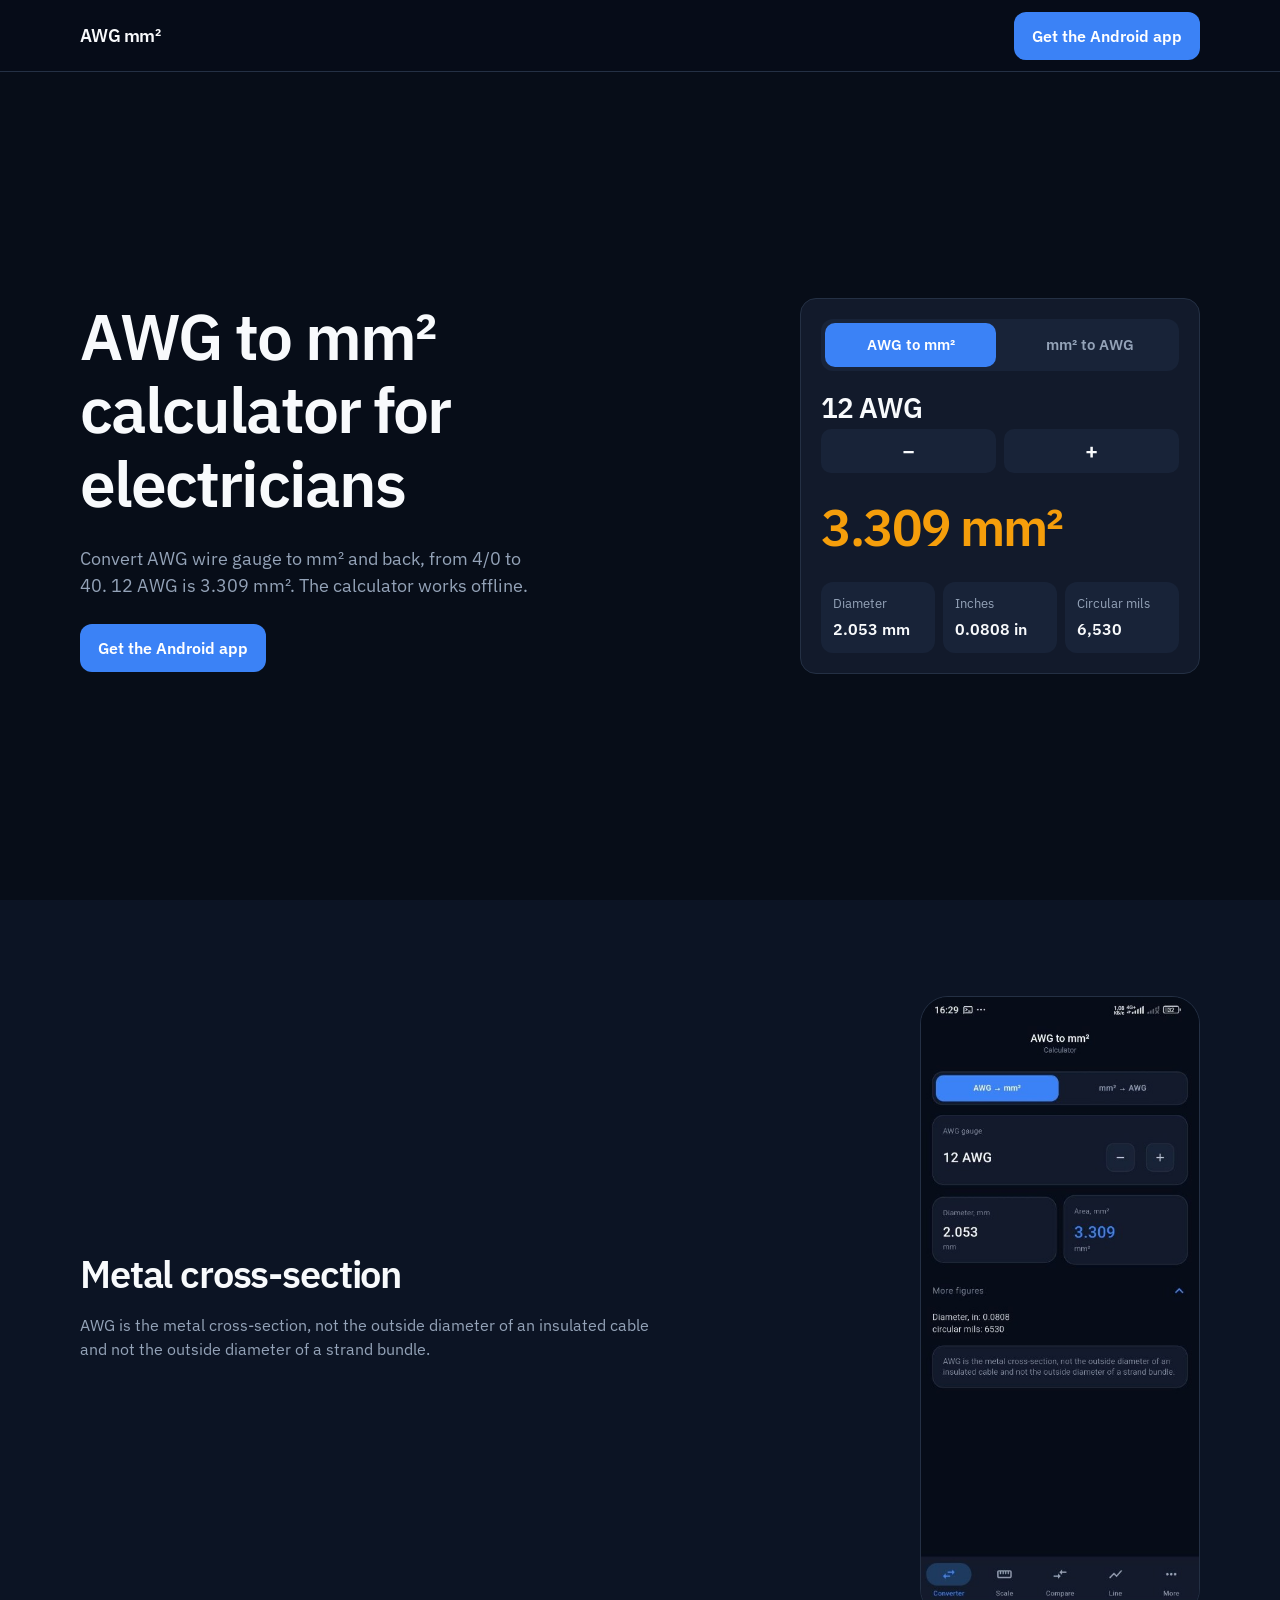
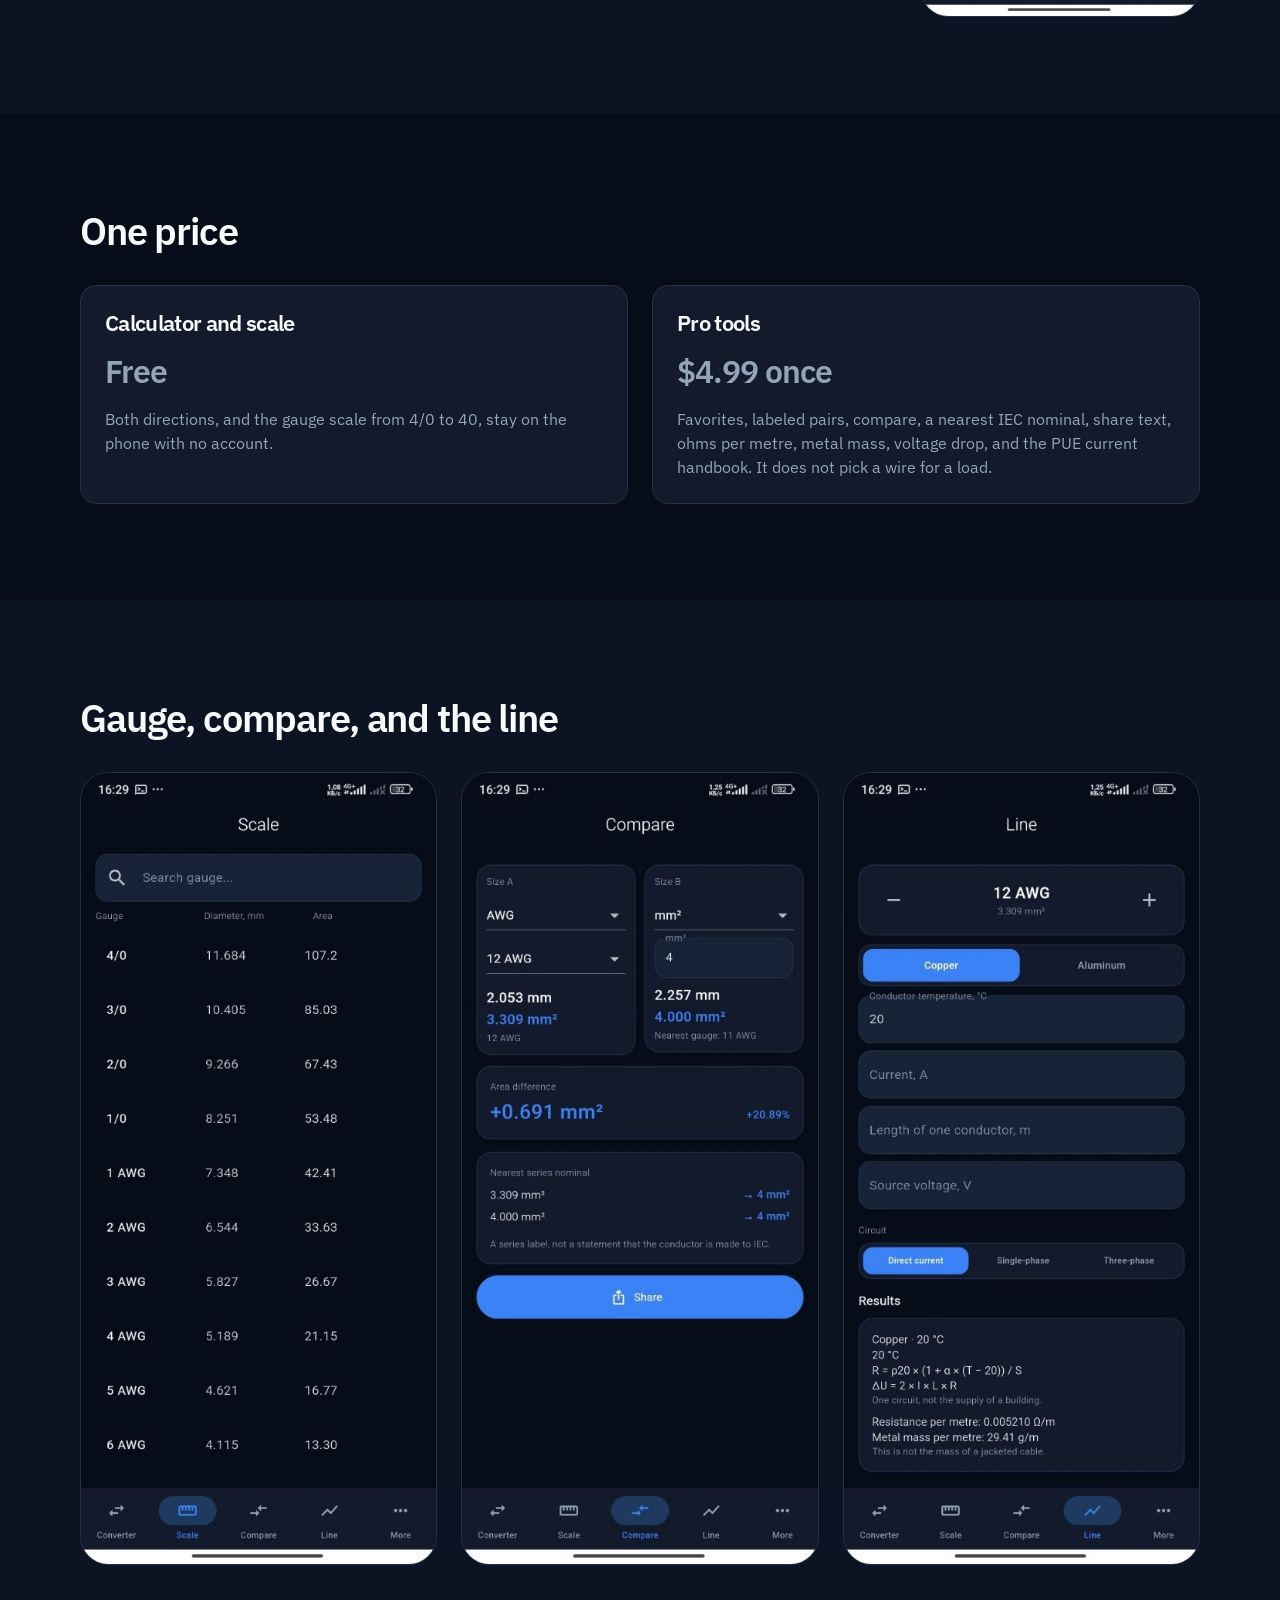
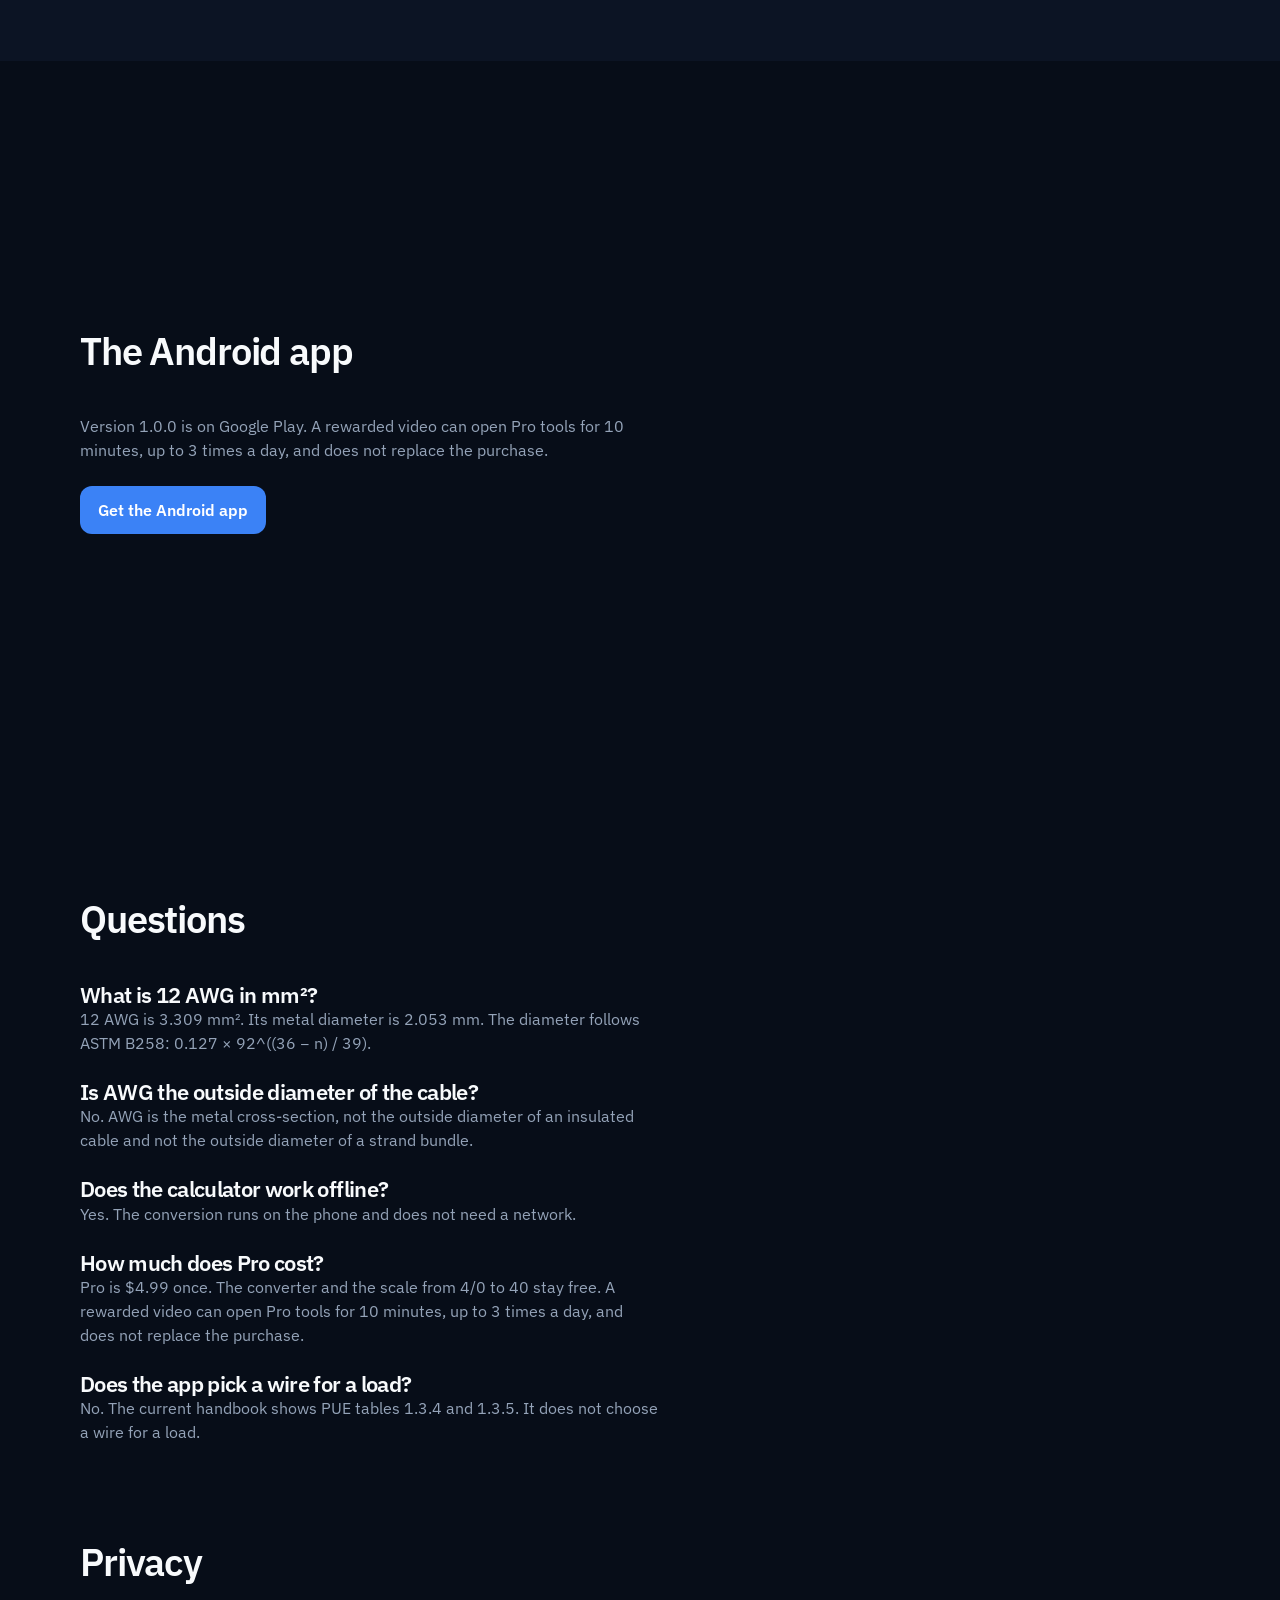
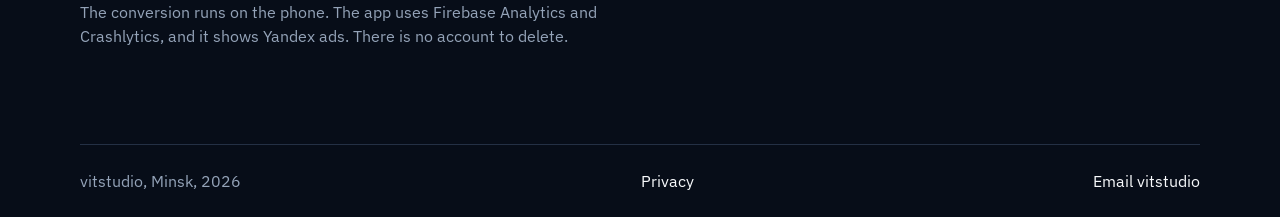
<file: index.html>
<!doctype html>
<html lang="en">
<head>
<meta charset="utf-8">
<meta name="viewport" content="width=device-width, initial-scale=1">
<title>AWG to mm2 calculator</title>
<meta name="robots" content="noindex">
<link rel="canonical" href="https://yaroshvital.github.io/awgtomm2/">
<meta http-equiv="refresh" content="0; url=/awgtomm2/">
<script>location.replace("/awgtomm2/");</script>
</head>
<body>
<p><a href="/awgtomm2/">AWG to mm2 calculator for electricians</a></p>
</body>
</html>
</file>
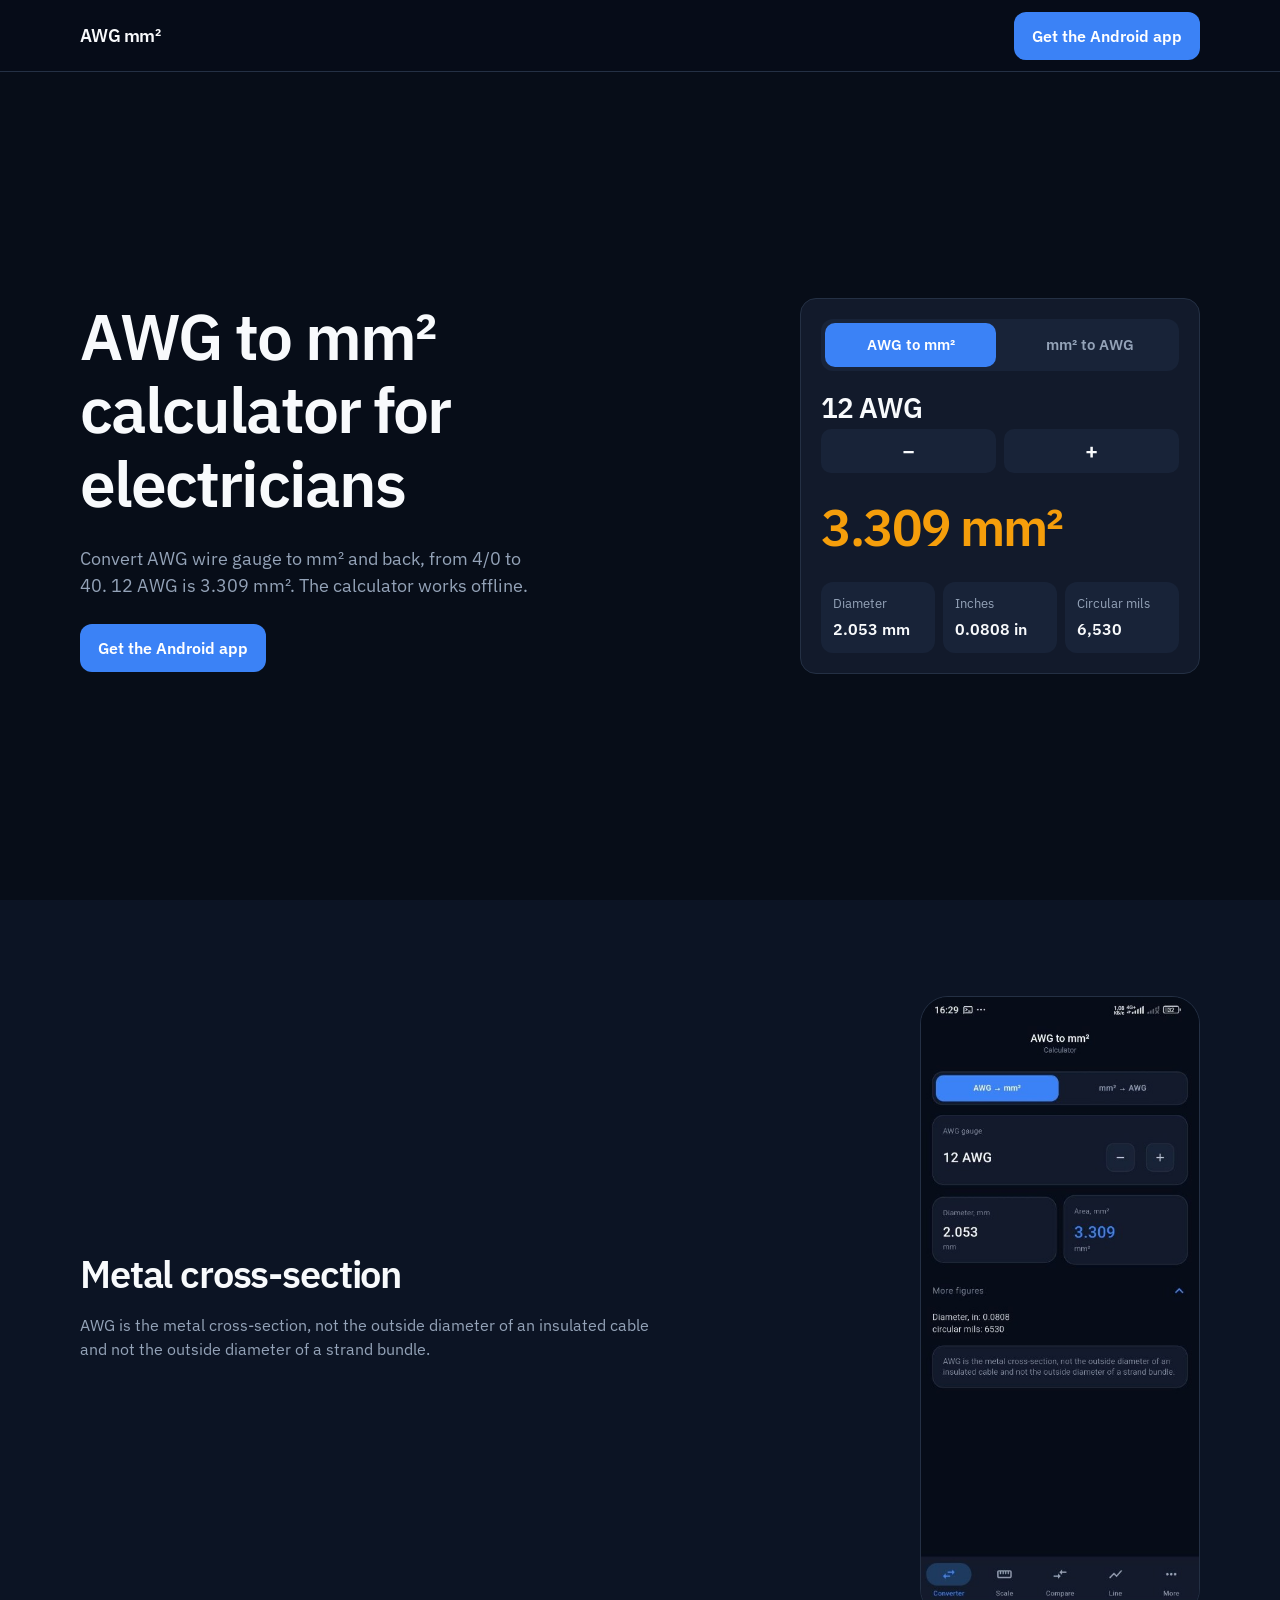
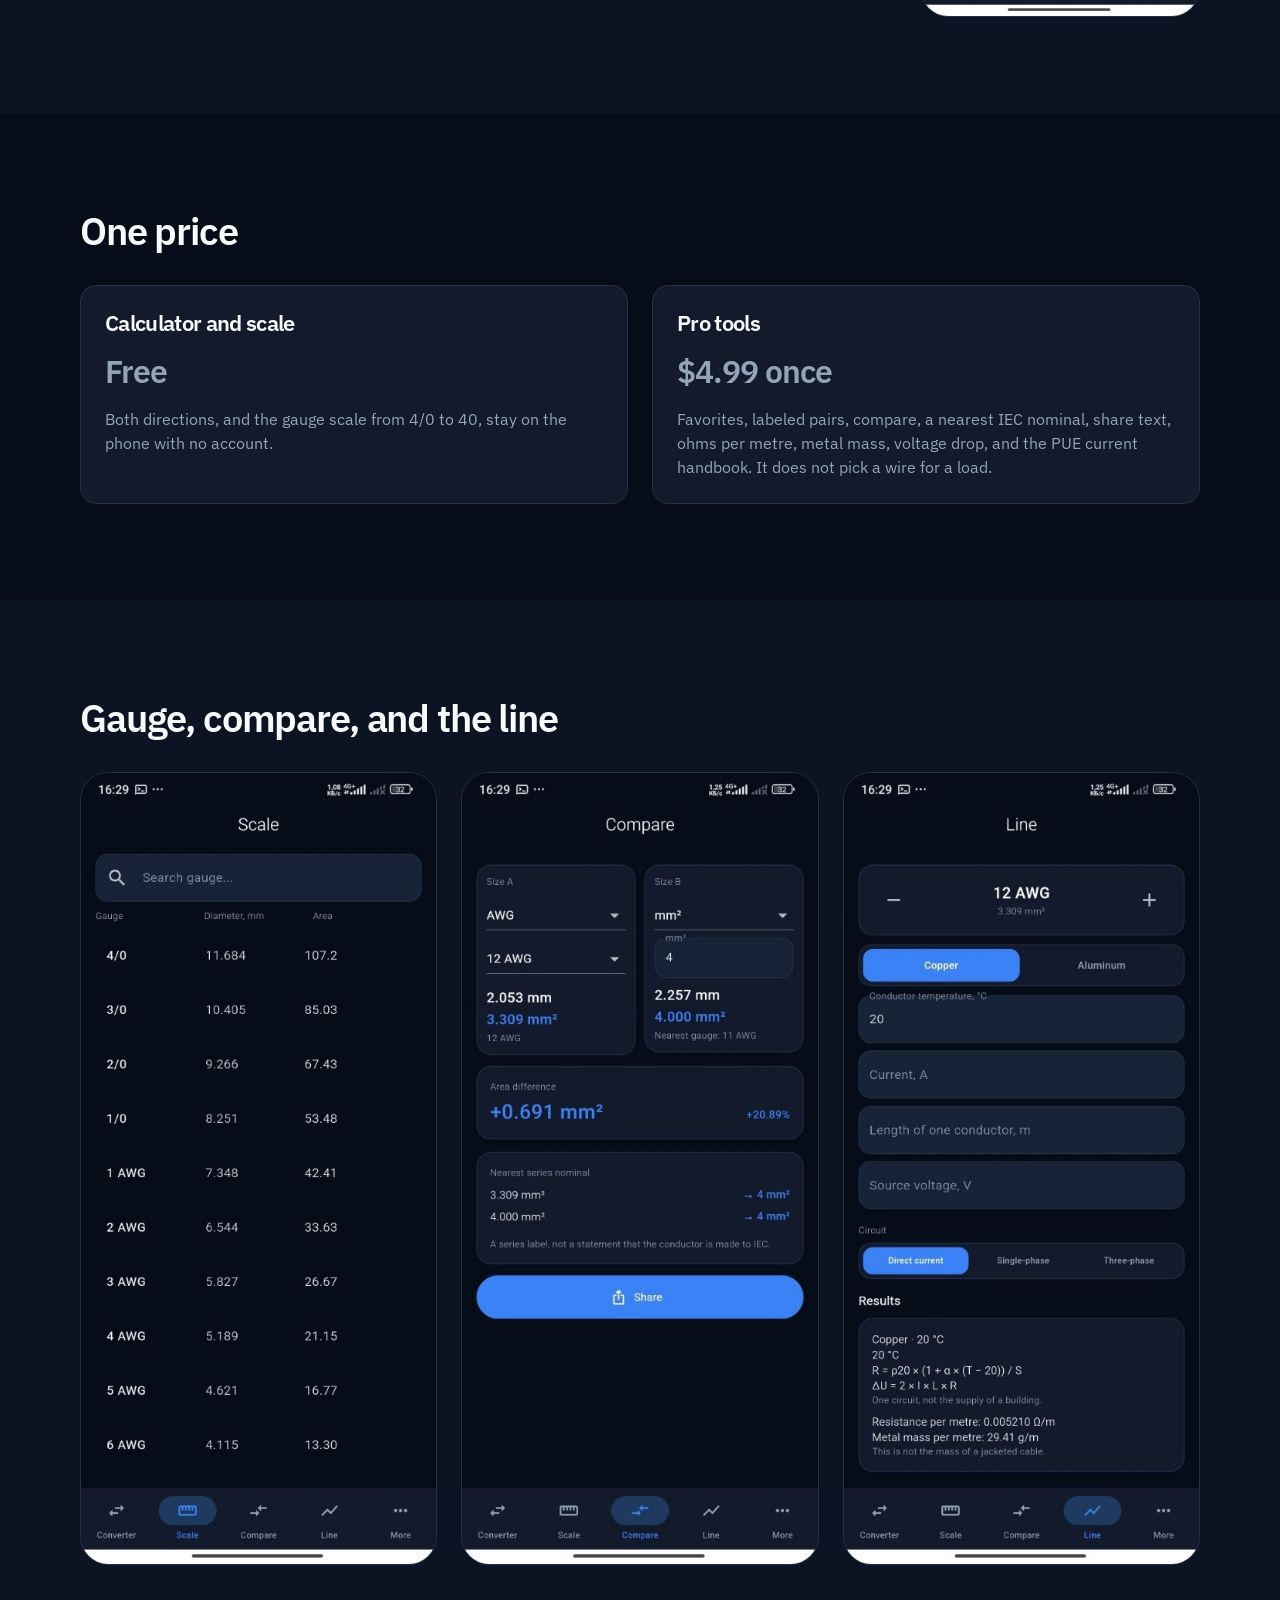
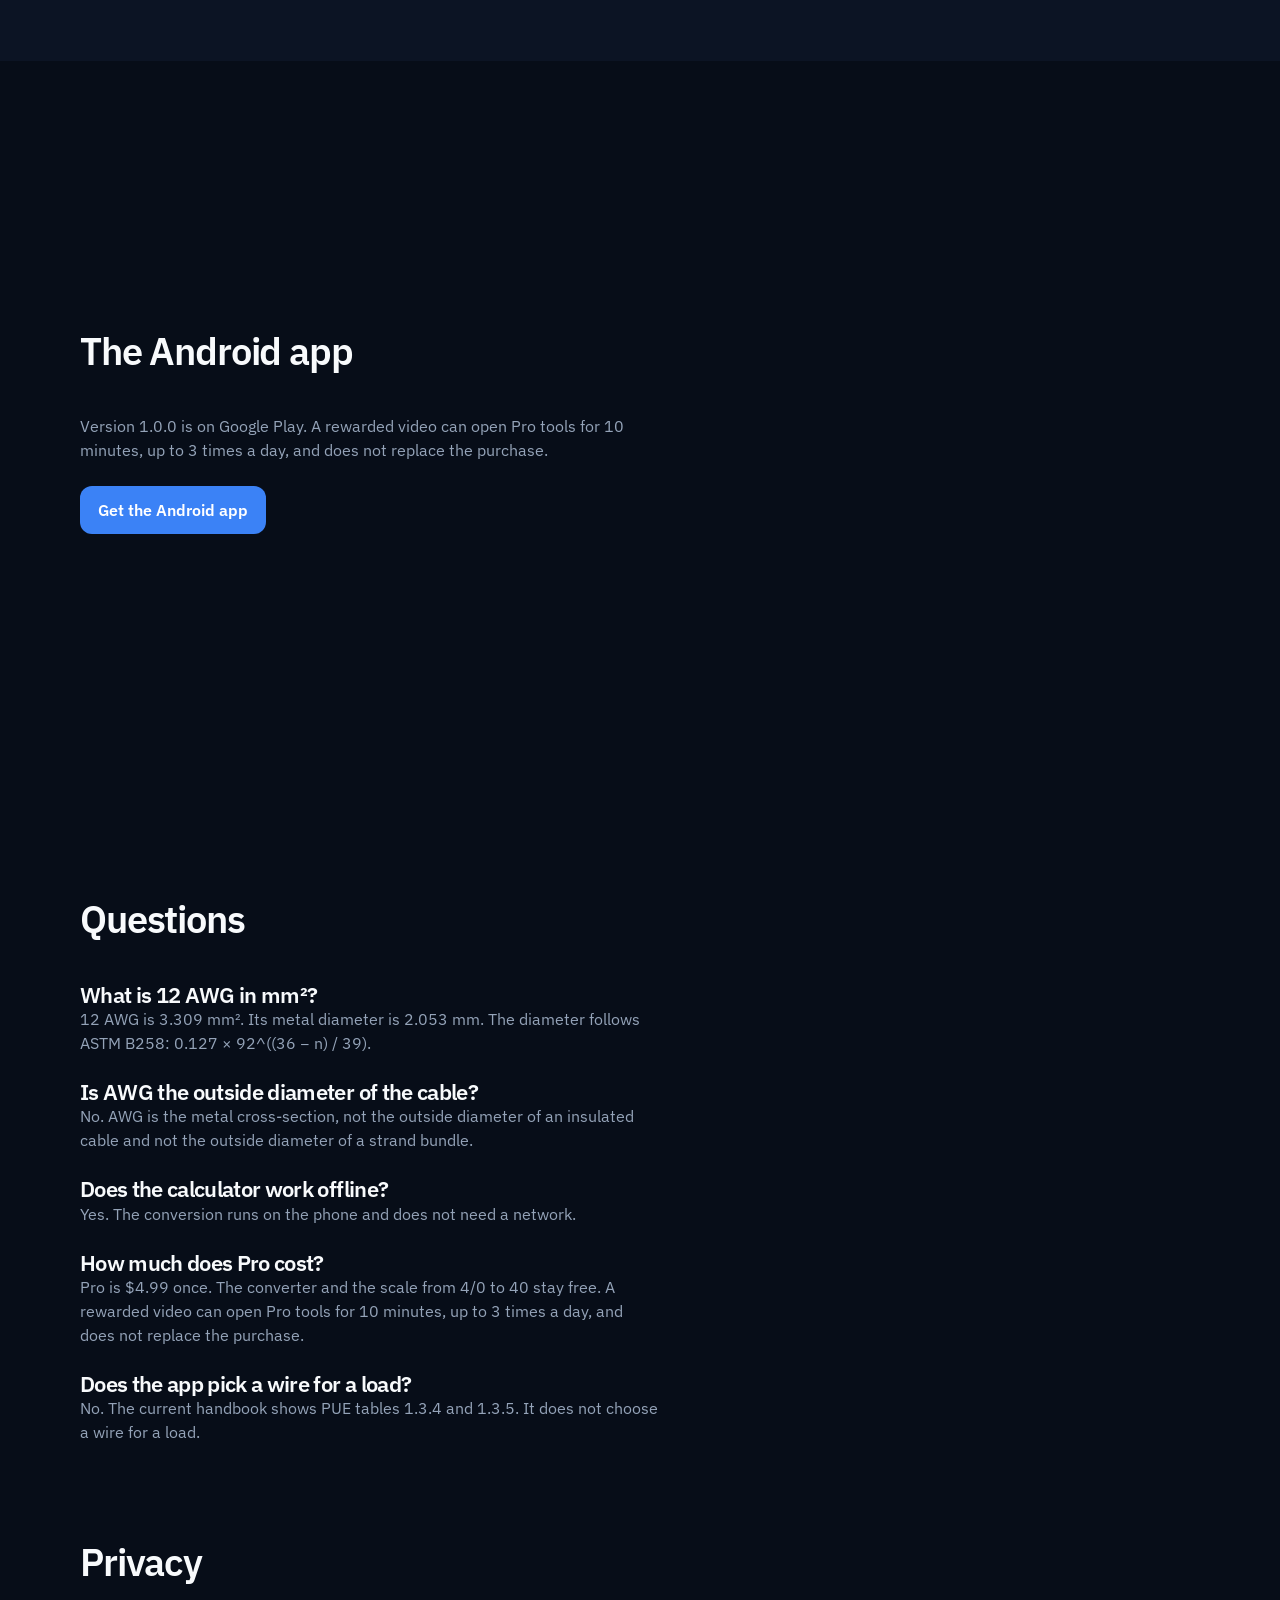
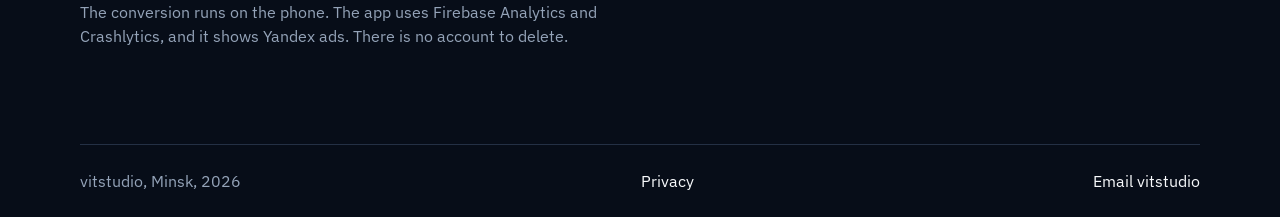
<file: awgtomm2/index.html>
<!doctype html>
<html lang="en" data-type="software">
<head>
<meta charset="utf-8">
<meta name="viewport" content="width=device-width, initial-scale=1, viewport-fit=cover">
<title>AWG to mm2 calculator for electricians</title>
<meta name="description" content="Convert AWG to mm2 and back from 4/0 to 40. 12 AWG is 3.309 mm2. Offline Android app by vitstudio. Pro is $4.99 once.">
<meta name="robots" content="index, follow, max-image-preview:large, max-snippet:-1, max-video-preview:-1">
<meta name="author" content="vitstudio">
<meta name="page-type" content="software">
<meta name="site-kind" content="software">
<link rel="canonical" href="https://yaroshvital.github.io/awgtomm2/">
<link rel="alternate" hreflang="en" href="https://yaroshvital.github.io/awgtomm2/">
<link rel="alternate" hreflang="x-default" href="https://yaroshvital.github.io/awgtomm2/">
<link rel="alternate" type="text/plain" href="https://yaroshvital.github.io/llms.txt" title="Facts for AI agents">
<meta property="og:type" content="website">
<meta property="og:site_name" content="vitstudio">
<meta property="og:locale" content="en_US">
<meta property="og:title" content="AWG to mm2 calculator for electricians">
<meta property="og:description" content="12 AWG is 3.309 mm2. Convert AWG to mm2 and back from 4/0 to 40. Works offline on Android.">
<meta property="og:url" content="https://yaroshvital.github.io/awgtomm2/">
<meta property="og:image" content="https://yaroshvital.github.io/awgtomm2/img/converter.jpg">
<meta property="og:image:alt" content="Android screen of the AWG to mm2 converter">
<meta name="twitter:card" content="summary_large_image">
<meta name="twitter:title" content="AWG to mm2 calculator for electricians">
<meta name="twitter:description" content="12 AWG is 3.309 mm2. Convert AWG to mm2 and back from 4/0 to 40. Works offline on Android.">
<meta name="twitter:image" content="https://yaroshvital.github.io/awgtomm2/img/converter.jpg">
<meta name="theme-color" content="#070D18">
<link rel="icon" href="favicon.svg" type="image/svg+xml">
<script type="application/ld+json">
{
  "@context": "https://schema.org",
  "@graph": [
    {
      "@type": "WebSite",
      "@id": "https://yaroshvital.github.io/awgtomm2/#website",
      "url": "https://yaroshvital.github.io/awgtomm2/",
      "name": "AWG to mm2 calculator",
      "inLanguage": "en",
      "publisher": { "@id": "https://yaroshvital.github.io/awgtomm2/#org" }
    },
    {
      "@type": "Organization",
      "@id": "https://yaroshvital.github.io/awgtomm2/#org",
      "name": "vitstudio",
      "url": "https://yaroshvital.github.io/awgtomm2/",
      "email": "yarash.vital@gmail.com",
      "address": { "@type": "PostalAddress", "addressLocality": "Minsk" }
    },
    {
      "@type": "SoftwareApplication",
      "@id": "https://yaroshvital.github.io/awgtomm2/#app",
      "name": "AWG to mm2 Calculator",
      "applicationCategory": "UtilitiesApplication",
      "operatingSystem": "Android",
      "url": "https://yaroshvital.github.io/awgtomm2/",
      "installUrl": "https://play.google.com/store/apps/details?id=com.vitstudio.awg_calculator",
      "downloadUrl": "https://play.google.com/store/apps/details?id=com.vitstudio.awg_calculator",
      "softwareVersion": "1.0.0",
      "inLanguage": "en",
      "description": "Offline Android calculator that converts AWG wire gauge to square millimetres and back, from 4/0 to 40. 12 AWG is 3.309 mm2.",
      "featureList": [
        "AWG to mm2 and mm2 to AWG",
        "Gauge scale from 4/0 to 40",
        "Diameter, inches, and circular mils",
        "Pro: favorites, compare, ohms per metre, metal mass, voltage drop, PUE current handbook"
      ],
      "offers": [
        { "@type": "Offer", "price": "0", "priceCurrency": "USD", "description": "Converter and gauge scale" },
        { "@type": "Offer", "price": "4.99", "priceCurrency": "USD", "description": "Pro tools, one-time purchase" }
      ],
      "author": { "@id": "https://yaroshvital.github.io/awgtomm2/#org" },
      "publisher": { "@id": "https://yaroshvital.github.io/awgtomm2/#org" }
    },
    {
      "@type": "FAQPage",
      "@id": "https://yaroshvital.github.io/awgtomm2/#faq",
      "mainEntity": [
        {
          "@type": "Question",
          "name": "What is 12 AWG in mm2?",
          "acceptedAnswer": { "@type": "Answer", "text": "12 AWG is 3.309 mm2. Its metal diameter is 2.053 mm." }
        },
        {
          "@type": "Question",
          "name": "Is AWG the outside diameter of the cable?",
          "acceptedAnswer": { "@type": "Answer", "text": "No. AWG is the metal cross-section, not the outside diameter of an insulated cable and not the outside diameter of a strand bundle." }
        },
        {
          "@type": "Question",
          "name": "Does the AWG calculator work offline?",
          "acceptedAnswer": { "@type": "Answer", "text": "Yes. The conversion runs on the phone and does not need a network." }
        },
        {
          "@type": "Question",
          "name": "How much does Pro cost?",
          "acceptedAnswer": { "@type": "Answer", "text": "Pro is 4.99 US dollars once. The converter and the scale from 4/0 to 40 stay free. A rewarded video can open Pro tools for 10 minutes, up to 3 times a day, and does not replace the purchase." }
        },
        {
          "@type": "Question",
          "name": "Does the app pick a wire for a load?",
          "acceptedAnswer": { "@type": "Answer", "text": "No. The current handbook shows PUE tables 1.3.4 and 1.3.5. It does not choose a wire for a load." }
        }
      ]
    }
  ]
}
</script>
<link rel="preconnect" href="https://fonts.googleapis.com">
<link rel="preconnect" href="https://fonts.gstatic.com" crossorigin>
<link href="https://fonts.googleapis.com/css2?family=IBM+Plex+Sans:wght@400;500;600&display=swap" rel="stylesheet">
<link rel="stylesheet" href="styles.css">
</head>
<body>
<a class="skip" href="#top">Skip to content</a>
<header class="nav">
  <div class="wrap nav__row">
    <a class="wordmark" href="#top">AWG mm²</a>
    <a class="btn" href="https://play.google.com/store/apps/details?id=com.vitstudio.awg_calculator">Get the Android app</a>
  </div>
</header>
<main id="top">
  <section class="hero wrap" aria-labelledby="hero-title">
    <div class="hero__copy">
      <h1 id="hero-title">AWG to mm² calculator for electricians</h1>
      <p>Convert AWG wire gauge to mm² and back, from 4/0 to 40. 12 AWG is 3.309 mm². The calculator works offline.</p>
      <a class="btn" href="https://play.google.com/store/apps/details?id=com.vitstudio.awg_calculator">Get the Android app</a>
    </div>
    <form class="panel" id="calc" action="#calc">
      <div class="switch" role="group" aria-label="Conversion direction">
        <button type="button" id="mode-awg" aria-pressed="true">AWG to mm²</button>
        <button type="button" id="mode-metric" aria-pressed="false">mm² to AWG</button>
      </div>
      <div id="awg-controls">
        <p class="gauge" id="gauge-name">12 AWG</p>
        <div class="stepper">
          <button type="button" id="thinner" aria-label="Thinner gauge">−</button>
          <button type="button" id="thicker" aria-label="Thicker gauge">+</button>
        </div>
      </div>
      <div id="metric-controls" hidden>
        <label for="metric">Square millimetres</label>
        <input id="metric" name="metric" inputmode="decimal" autocomplete="off" value="3.309">
      </div>
      <p class="result" id="area">3.309 mm²</p>
      <dl class="facts">
        <div><dt>Diameter</dt><dd id="diameter">2.053 mm</dd></div>
        <div><dt>Inches</dt><dd id="inches">0.0808 in</dd></div>
        <div><dt>Circular mils</dt><dd id="mils">6,530</dd></div>
      </dl>
      <p class="note" id="match" hidden></p>
    </form>
  </section>

  <section class="band" aria-labelledby="metal-title">
    <div class="wrap split">
      <div>
        <h2 id="metal-title">Metal cross-section</h2>
        <p>AWG is the metal cross-section, not the outside diameter of an insulated cable and not the outside diameter of a strand bundle.</p>
      </div>
      <img src="img/converter.jpg" width="390" height="844" alt="The Android converter showing 12 AWG as 3.309 mm²" decoding="async" loading="lazy">
    </div>
  </section>

  <section class="wrap price" aria-labelledby="price-title">
    <h2 id="price-title">One price</h2>
    <div class="price__grid">
      <article>
        <h3>Calculator and scale</h3>
        <p class="sum">Free</p>
        <p>Both directions, and the gauge scale from 4/0 to 40, stay on the phone with no account.</p>
      </article>
      <article>
        <h3>Pro tools</h3>
        <p class="sum">$4.99 once</p>
        <p>Favorites, labeled pairs, compare, a nearest IEC nominal, share text, ohms per metre, metal mass, voltage drop, and the PUE current handbook. It does not pick a wire for a load.</p>
      </article>
    </div>
  </section>

  <section class="band" aria-labelledby="screens-title">
    <div class="wrap">
      <h2 id="screens-title">Gauge, compare, and the line</h2>
      <div class="shots">
        <img src="img/scale.jpg" width="390" height="844" alt="The gauge scale from 4/0 to 40" decoding="async" loading="lazy">
        <img src="img/compare.jpg" width="390" height="844" alt="Two gauges compared on one screen" decoding="async" loading="lazy">
        <img src="img/line.jpg" width="390" height="844" alt="Resistance, mass, and voltage drop for one gauge" decoding="async" loading="lazy">
      </div>
    </div>
  </section>

  <section class="wrap close" aria-labelledby="close-title">
    <h2 id="close-title">The Android app</h2>
    <p>Version 1.0.0 is on Google Play. A rewarded video can open Pro tools for 10 minutes, up to 3 times a day, and does not replace the purchase.</p>
    <a class="btn" href="https://play.google.com/store/apps/details?id=com.vitstudio.awg_calculator">Get the Android app</a>
  </section>

  <section class="wrap qa" id="questions" aria-labelledby="questions-title">
    <h2 id="questions-title">Questions</h2>
    <div>
      <h3>What is 12 AWG in mm²?</h3>
      <p>12 AWG is 3.309 mm². Its metal diameter is 2.053 mm. The diameter follows ASTM B258: 0.127 × 92^((36 − n) / 39).</p>
    </div>
    <div>
      <h3>Is AWG the outside diameter of the cable?</h3>
      <p>No. AWG is the metal cross-section, not the outside diameter of an insulated cable and not the outside diameter of a strand bundle.</p>
    </div>
    <div>
      <h3>Does the calculator work offline?</h3>
      <p>Yes. The conversion runs on the phone and does not need a network.</p>
    </div>
    <div>
      <h3>How much does Pro cost?</h3>
      <p>Pro is $4.99 once. The converter and the scale from 4/0 to 40 stay free. A rewarded video can open Pro tools for 10 minutes, up to 3 times a day, and does not replace the purchase.</p>
    </div>
    <div>
      <h3>Does the app pick a wire for a load?</h3>
      <p>No. The current handbook shows PUE tables 1.3.4 and 1.3.5. It does not choose a wire for a load.</p>
    </div>
  </section>

  <section class="wrap legal" id="privacy" aria-labelledby="privacy-title">
    <h2 id="privacy-title">Privacy</h2>
    <p>The conversion runs on the phone. The app uses Firebase Analytics and Crashlytics, and it shows Yandex ads. There is no account to delete.</p>
  </section>
</main>
<footer class="wrap foot">
  <p>vitstudio, Minsk, 2026</p>
  <a href="#privacy">Privacy</a>
  <a href="mailto:yarash.vital@gmail.com">Email vitstudio</a>
</footer>
<script src="calc.js"></script>
</body>
</html>
</file>
<file: awgtomm2/styles.css>
:root {
  --bg: #070d18;
  --card: #121a2b;
  --raised: #182338;
  --line: #243044;
  --accent: #3b82f6;
  --text: #f8fafc;
  --muted: #94a3b8;
  --amber: #f59e0b;
  --nav: 72px;
  --wrap: 1120px;
  color-scheme: dark;
}

* { box-sizing: border-box; }
html, body { margin: 0; }
html { scroll-behavior: smooth; }
body {
  background: var(--bg);
  color: var(--text);
  font: 400 16px/1.5 "IBM Plex Sans", "Segoe UI", sans-serif;
}
img { display: block; max-width: 100%; height: auto; }
h1, h2, h3, p { margin: 0; }
h1, h2, h3 { font-weight: 600; letter-spacing: -0.03em; line-height: 1.15; }
h1 { font-size: clamp(40px, 5vw, 64px); max-width: 14ch; }
h2 { font-size: clamp(32px, 3vw, 44px); }
h3 { font-size: 22px; }
a { color: var(--accent); }
.wrap { width: min(var(--wrap), calc(100% - 48px)); margin-inline: auto; }
.skip {
  position: absolute;
  left: 16px;
  top: 12px;
  transform: translateY(-140%);
  background: var(--text);
  color: var(--bg);
  padding: 8px 12px;
  border-radius: 8px;
  z-index: 5;
}
.skip:focus { transform: none; }

.nav {
  position: sticky;
  top: 0;
  z-index: 2;
  height: var(--nav);
  background: color-mix(in srgb, var(--bg) 88%, transparent);
  border-bottom: 1px solid var(--line);
}
.nav__row, .foot {
  height: 100%;
  display: flex;
  align-items: center;
  justify-content: space-between;
  gap: 16px;
}
.wordmark {
  color: var(--text);
  text-decoration: none;
  font-weight: 600;
  font-size: 18px;
  letter-spacing: -0.03em;
}
.btn {
  display: inline-flex;
  align-items: center;
  justify-content: center;
  min-height: 48px;
  padding: 0 18px;
  border-radius: 12px;
  background: var(--accent);
  color: #fff;
  text-decoration: none;
  font-weight: 600;
  font-size: 16px;
}
.btn:hover { background: #2563eb; }
.btn:active { transform: translateY(1px); }
.btn:focus-visible, button:focus-visible, a:focus-visible, input:focus-visible {
  outline: 2px solid var(--amber);
  outline-offset: 3px;
}

.hero {
  min-height: calc(100svh - var(--nav));
  display: grid;
  grid-template-columns: minmax(0, 1fr) 400px;
  gap: 64px;
  align-items: center;
  padding-block: 48px;
}
.hero__copy { display: grid; gap: 24px; justify-items: start; }
.hero__copy p { max-width: 42ch; color: var(--muted); font-size: 18px; line-height: 1.55; }

.panel {
  background: var(--card);
  border: 1px solid var(--line);
  border-radius: 16px;
  padding: 20px;
  display: grid;
  gap: 16px;
}
.switch { display: grid; grid-template-columns: 1fr 1fr; gap: 8px; background: var(--raised); border-radius: 12px; padding: 4px; }
.switch button, .stepper button {
  min-height: 44px;
  border: 0;
  border-radius: 10px;
  background: transparent;
  color: var(--muted);
  font: 600 15px/1 "IBM Plex Sans", sans-serif;
  cursor: pointer;
}
.switch button[aria-pressed="true"] { background: var(--accent); color: #fff; }
.gauge { font-size: 28px; font-weight: 600; letter-spacing: -0.03em; }
.stepper { display: grid; grid-template-columns: 1fr 1fr; gap: 8px; }
.stepper button { background: var(--raised); color: var(--text); font-size: 22px; }
.stepper button:hover, .switch button:hover { background: #243044; }
.switch button[aria-pressed="true"]:hover { background: #2563eb; }
label { display: block; margin-bottom: 8px; color: var(--muted); font-size: 14px; }
input {
  width: 100%;
  min-height: 48px;
  border-radius: 12px;
  border: 1px solid var(--line);
  background: var(--bg);
  color: var(--text);
  font: 500 20px/1 "IBM Plex Sans", sans-serif;
  padding: 0 14px;
}
.result {
  font-size: clamp(40px, 4vw, 56px);
  font-weight: 600;
  letter-spacing: -0.04em;
  color: var(--amber);
  font-variant-numeric: tabular-nums;
}
.facts { display: grid; grid-template-columns: repeat(3, 1fr); gap: 8px; margin: 0; }
.facts div { background: var(--raised); border-radius: 12px; padding: 12px; }
.facts dt { color: var(--muted); font-size: 13px; }
.facts dd { margin: 4px 0 0; font-weight: 600; font-variant-numeric: tabular-nums; }
.note { color: var(--muted); font-size: 14px; }

.band { background: #0c1424; }
.split, .price, .band .wrap, .close, .legal { padding-block: 96px; }
.split { display: grid; grid-template-columns: minmax(0, 1fr) 280px; gap: 48px; align-items: center; }
.split p, .price p, .close p, .legal p, .qa p { color: var(--muted); max-width: 58ch; }
.split h2, .price h2, .close h2, .legal h2, .qa h2 { margin-bottom: 16px; }
.split img, .shots img {
  border-radius: 28px;
  border: 1px solid var(--line);
}
.price__grid { display: grid; grid-template-columns: 1fr 1fr; gap: 24px; margin-top: 32px; }
.price article {
  background: var(--card);
  border: 1px solid var(--line);
  border-radius: 16px;
  padding: 24px;
  display: grid;
  gap: 12px;
  align-content: start;
}
.sum { color: var(--text); font-size: 32px; font-weight: 600; letter-spacing: -0.03em; }
.shots { display: grid; grid-template-columns: repeat(3, minmax(0, 1fr)); gap: 24px; margin-top: 32px; }
.close { display: grid; gap: 24px; justify-items: start; min-height: calc(100svh - 160px); align-content: center; }
.qa { padding-block: 96px; display: grid; gap: 24px; }
.qa h3 { font-size: 22px; }
.legal { padding-top: 0; }
.foot {
  height: auto;
  border-top: 1px solid var(--line);
  padding-block: 24px;
  color: var(--muted);
}
.foot a { color: var(--text); text-decoration: none; }
.foot a:hover { text-decoration: underline; }

@media (max-width: 860px) {
  .hero, .split, .price__grid, .shots { grid-template-columns: 1fr; }
  .hero { min-height: auto; padding-top: 32px; }
  .nav .btn { display: none; }
  .btn { width: 100%; }
  .close { min-height: auto; }
  h1 { max-width: none; }
}

@media (prefers-reduced-motion: reduce) {
  html { scroll-behavior: auto; }
  .btn:active { transform: none; }
}
</file>
